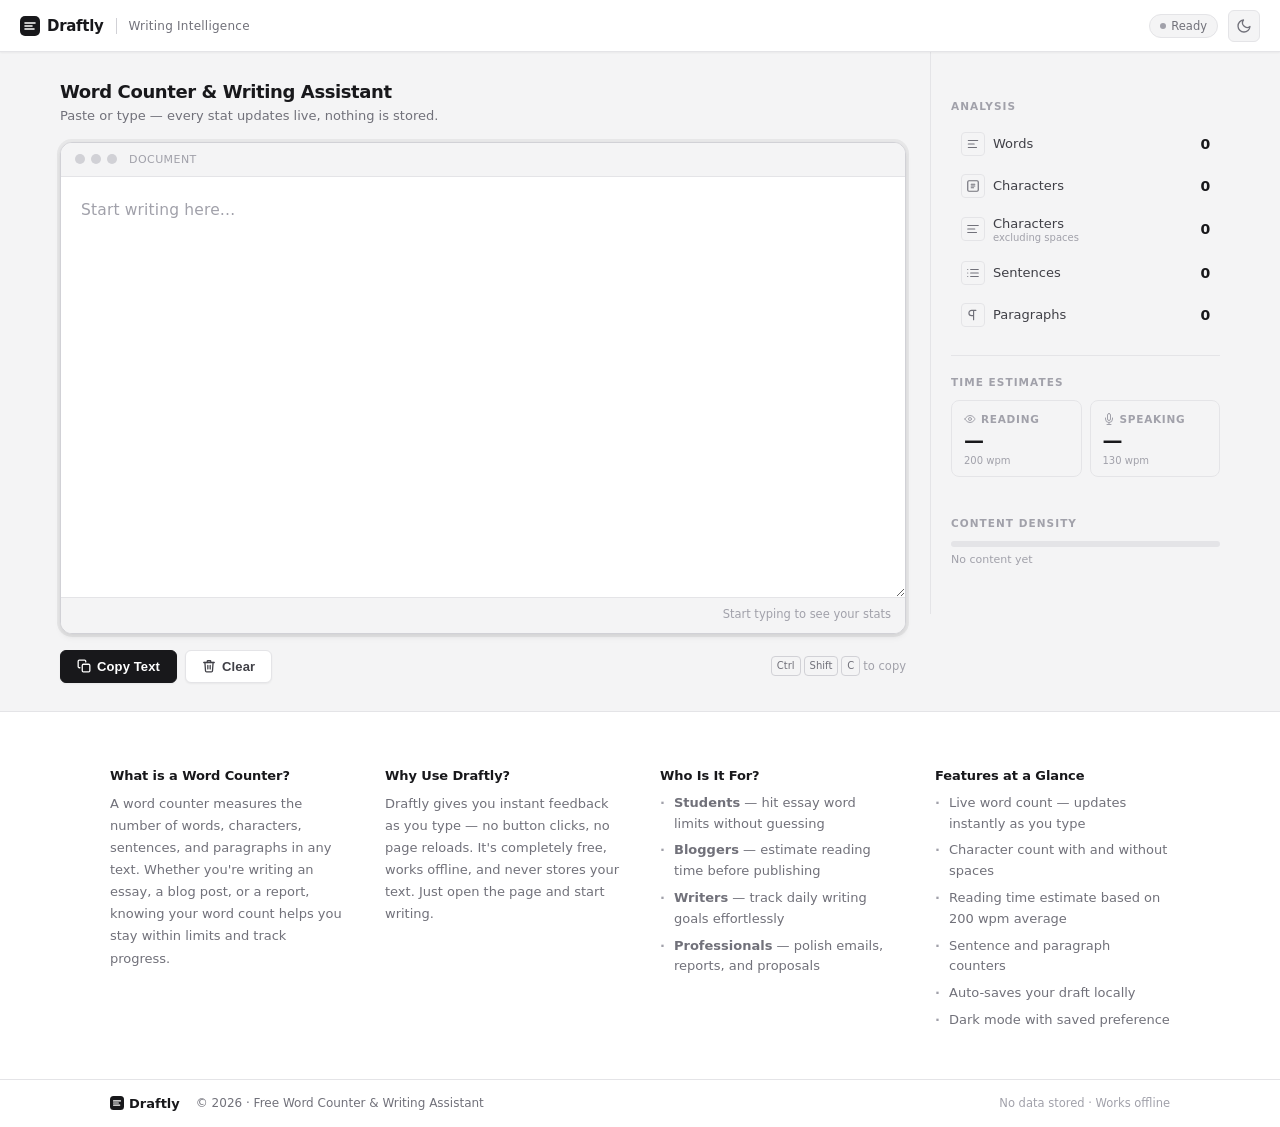
<file: index.html>
<!DOCTYPE html>
<html lang="en">
<head>
  <meta charset="UTF-8" />
  <meta name="viewport" content="width=device-width, initial-scale=1.0" />

  <!-- ── Primary SEO ───────────────────────────── -->
  <title>Free Word Counter & Writing Assistant — Draftly</title>
  <meta name="description" content="Free online word counter, character counter, and reading time calculator. Instant stats for writers, students, and bloggers. No sign-up. Works offline. — Draftly" />
  <meta name="keywords" content="word counter, character counter, reading time calculator, writing assistant, online word count, sentence counter, paragraph counter, free writing tool" />
  <meta name="author" content="Draftly" />
  <meta name="robots" content="index, follow" />
  <meta name="theme-color" content="#18181b" id="metaThemeColor" />

  <!-- ── Open Graph ────────────────────────────── -->
  <meta property="og:type"         content="website" />
  <meta property="og:url"          content="https://Draftly.app/" />
  <meta property="og:title"        content="Free Word Counter & Writing Assistant — Draftly" />
  <meta property="og:description"  content="Instant word count, character count, reading time, sentences, and paragraphs. A clean, distraction-free writing tool for everyone." />
  <meta property="og:image"        content="https://Draftly.app/og-image.png" />
  <meta property="og:image:width"  content="1200" />
  <meta property="og:image:height" content="630" />
  <meta property="og:site_name"    content="Draftly" />

  <!-- ── Twitter / X Card ─────────────────────── -->
  <meta name="twitter:card"        content="summary_large_image" />
  <meta name="twitter:site"        content="@draftlyapp" />
  <meta name="twitter:title"       content="Free Word Counter & Writing Assistant — Draftly" />
  <meta name="twitter:description" content="Instant word count, character count, reading time and more. Free, fast, no sign-up." />
  <meta name="twitter:image"       content="https://Draftly.app/og-image.png" />

  <!-- ── Canonical ────────────────────────────── -->
  <link rel="canonical" href="https://Draftly.app/" />

  <!-- ── Favicon ──────────────────────────────── -->
  <link rel="icon" type="image/x-icon" href="/favicon.ico" />
  <link rel="shortcut icon" type="image/x-icon" href="/favicon.ico" />
  <link rel="apple-touch-icon" href="favicon.ico" />

  <!-- ── PWA Manifest ─────────────────────────── -->
  <link rel="manifest" href="manifest.json" />

  <!-- ── Stylesheet ───────────────────────────── -->
  <link rel="stylesheet" href="style.css" />

  <!-- ── JSON-LD Structured Data ──────────────── -->
  <script type="application/ld+json">
  {
    "@context": "https://schema.org",
    "@type": "WebApplication",
    "name": "Draftly — Word Counter & Writing Assistant",
    "url": "https://Draftly.app/",
    "description": "Free online word counter, character counter, and reading time calculator for writers, students, and bloggers.",
    "applicationCategory": "UtilitiesApplication",
    "operatingSystem": "Any",
    "browserRequirements": "Requires JavaScript. Works in all modern browsers.",
    "offers": { "@type": "Offer", "price": "0", "priceCurrency": "USD" },
    "featureList": [
      "Live word count", "Character count with and without spaces",
      "Reading time estimate", "Sentence counter", "Paragraph counter",
      "Dark and light mode", "Copy and clear text", "Auto-save draft"
    ]
  }
  </script>
</head>

<body>

  <!-- Skip to main content -->
  <a href="#editor" class="skip-link">Skip to editor</a>

  <!-- ══════════════════════════════════════════
       HEADER
  ══════════════════════════════════════════ -->
  <header class="header" role="banner">
    <div class="header-left">
      <div class="logo" aria-label="Draftly">
        <svg class="logo-mark" width="20" height="20" viewBox="0 0 20 20" fill="none" aria-hidden="true">
          <rect width="20" height="20" rx="5" fill="currentColor"/>
          <path d="M5 7h10M5 10h7M5 13h9" stroke="#fff" stroke-width="1.6" stroke-linecap="round"/>
        </svg>
        <span class="logo-name">Draftly</span>
      </div>
      <span class="header-divider" aria-hidden="true"></span>
      <p class="header-tagline">Writing Intelligence</p>
    </div>

    <div class="header-right">
      <span class="status-badge" id="saveBadge" aria-live="polite">
        <span class="status-dot" aria-hidden="true"></span>
        <span id="saveLabel">Ready</span>
      </span>
      <button
        class="theme-btn"
        id="themeToggle"
        aria-label="Switch to dark mode"
        title="Toggle theme"
        type="button"
      >
        <!-- Sun icon (shown in dark mode) -->
        <svg class="icon-sun" width="16" height="16" viewBox="0 0 24 24" fill="none" stroke="currentColor" stroke-width="2" stroke-linecap="round" stroke-linejoin="round" aria-hidden="true"><circle cx="12" cy="12" r="5"/><line x1="12" y1="1" x2="12" y2="3"/><line x1="12" y1="21" x2="12" y2="23"/><line x1="4.22" y1="4.22" x2="5.64" y2="5.64"/><line x1="18.36" y1="18.36" x2="19.78" y2="19.78"/><line x1="1" y1="12" x2="3" y2="12"/><line x1="21" y1="12" x2="23" y2="12"/><line x1="4.22" y1="19.78" x2="5.64" y2="18.36"/><line x1="18.36" y1="5.64" x2="19.78" y2="4.22"/></svg>
        <!-- Moon icon (shown in light mode) -->
        <svg class="icon-moon" width="16" height="16" viewBox="0 0 24 24" fill="none" stroke="currentColor" stroke-width="2" stroke-linecap="round" stroke-linejoin="round" aria-hidden="true"><path d="M21 12.79A9 9 0 1 1 11.21 3 7 7 0 0 0 21 12.79z"/></svg>
      </button>
    </div>
  </header>

  <!-- ══════════════════════════════════════════
       APP SHELL
  ══════════════════════════════════════════ -->
  <div class="app-shell">

    <!-- ── WORKSPACE (left / main) ─────────────── -->
    <main class="workspace" id="main" role="main">

      <div class="workspace-header">
        <div>
          <h1 class="workspace-title">Word Counter &amp; Writing Assistant</h1>
          <p class="workspace-sub">Paste or type — every stat updates live, nothing is stored.</p>
        </div>
      </div>

      <!-- Editor -->
      <section class="editor-section" aria-label="Text editor">
        <label for="editor" class="sr-only">Your text</label>
        <div class="editor-frame" id="editorWrap">
          <div class="editor-toolbar" aria-hidden="true">
            <span class="toolbar-dot"></span>
            <span class="toolbar-dot"></span>
            <span class="toolbar-dot"></span>
            <span class="toolbar-label">Document</span>
          </div>
          <textarea
            id="editor"
            class="editor"
            placeholder="Start writing here…"
            spellcheck="true"
            autocorrect="on"
            aria-label="Writing area — type or paste your text here"
            aria-describedby="statsPanel"
          ></textarea>
          <div class="editor-footer-bar">
            <div class="typing-indicator" id="typingIndicator" aria-hidden="true">
              <span></span><span></span><span></span>
            </div>
            <span class="editor-hint" id="editorHint">Start typing to see your stats</span>
          </div>
        </div>
      </section>

      <!-- Actions -->
      <section class="action-bar" aria-label="Text actions">
        <div class="action-group">
          <button class="btn btn-primary" id="copyBtn" aria-label="Copy all text to clipboard" type="button">
            <svg width="14" height="14" viewBox="0 0 24 24" fill="none" stroke="currentColor" stroke-width="2.2" stroke-linecap="round" stroke-linejoin="round" aria-hidden="true" focusable="false"><rect x="9" y="9" width="13" height="13" rx="2"/><path d="M5 15H4a2 2 0 0 1-2-2V4a2 2 0 0 1 2-2h9a2 2 0 0 1 2 2v1"/></svg>
            Copy Text
          </button>
          <button class="btn btn-ghost" id="clearBtn" aria-label="Clear all text" type="button">
            <svg width="14" height="14" viewBox="0 0 24 24" fill="none" stroke="currentColor" stroke-width="2.2" stroke-linecap="round" stroke-linejoin="round" aria-hidden="true" focusable="false"><polyline points="3 6 5 6 21 6"/><path d="M19 6l-1 14a2 2 0 0 1-2 2H8a2 2 0 0 1-2-2L5 6"/><path d="M10 11v6M14 11v6M9 6V4a1 1 0 0 1 1-1h4a1 1 0 0 1 1 1v2"/></svg>
            Clear
          </button>
        </div>
        <p class="action-hint">
          <kbd>Ctrl</kbd><kbd>Shift</kbd><kbd>C</kbd> to copy
        </p>
      </section>

    </main>

    <!-- ── SIDEBAR (right / stats) ──────────────── -->
    <aside class="sidebar" id="statsPanel" aria-label="Text statistics">

      <div class="sidebar-grid">

      <div class="sidebar-section">
        <h2 class="sidebar-heading">Analysis</h2>
        <div class="stat-list" aria-live="polite" aria-atomic="false">

          <article class="stat-row" aria-label="Word count">
            <div class="stat-row-left">
              <span class="stat-icon" aria-hidden="true">
                <svg width="14" height="14" viewBox="0 0 24 24" fill="none" stroke="currentColor" stroke-width="2" stroke-linecap="round" stroke-linejoin="round"><path d="M4 6h16M4 12h10M4 18h14"/></svg>
              </span>
              <span class="stat-name">Words</span>
            </div>
            <span class="stat-val" id="wordCount">0</span>
          </article>

          <article class="stat-row" aria-label="Character count">
            <div class="stat-row-left">
              <span class="stat-icon" aria-hidden="true">
                <svg width="14" height="14" viewBox="0 0 24 24" fill="none" stroke="currentColor" stroke-width="2" stroke-linecap="round" stroke-linejoin="round"><rect x="3" y="3" width="18" height="18" rx="2"/><path d="M9 9h6M9 12h6M9 15h4"/></svg>
              </span>
              <span class="stat-name">Characters</span>
            </div>
            <span class="stat-val" id="charCount">0</span>
          </article>

          <article class="stat-row" aria-label="Characters without spaces">
            <div class="stat-row-left">
              <span class="stat-icon" aria-hidden="true">
                <svg width="14" height="14" viewBox="0 0 24 24" fill="none" stroke="currentColor" stroke-width="2" stroke-linecap="round" stroke-linejoin="round"><path d="M3 6h18M3 12h12M3 18h15"/></svg>
              </span>
              <span class="stat-name-wrap">
                <span class="stat-name">Characters</span>
                <span class="stat-sub">excluding spaces</span>
              </span>
            </div>
            <span class="stat-val" id="charNoSpaceCount">0</span>
          </article>

          <article class="stat-row" aria-label="Sentence count">
            <div class="stat-row-left">
              <span class="stat-icon" aria-hidden="true">
                <svg width="14" height="14" viewBox="0 0 24 24" fill="none" stroke="currentColor" stroke-width="2" stroke-linecap="round" stroke-linejoin="round"><path d="M8 6h13M8 12h13M8 18h13M3 6h.01M3 12h.01M3 18h.01"/></svg>
              </span>
              <span class="stat-name">Sentences</span>
            </div>
            <span class="stat-val" id="sentenceCount">0</span>
          </article>

          <article class="stat-row" aria-label="Paragraph count">
            <div class="stat-row-left">
              <span class="stat-icon" aria-hidden="true">
                <svg width="14" height="14" viewBox="0 0 24 24" fill="none" stroke="currentColor" stroke-width="2" stroke-linecap="round" stroke-linejoin="round"><path d="M13 4v16M17 4H9.5a4.5 4.5 0 0 0 0 9H13"/></svg>
              </span>
              <span class="stat-name">Paragraphs</span>
            </div>
            <span class="stat-val" id="paragraphCount">0</span>
          </article>

        </div>
      </div>

      <!-- Time cards -->
      <div class="sidebar-section">
        <h2 class="sidebar-heading">Time Estimates</h2>
        <div class="time-cards">
          <div class="time-card">
            <div class="time-card-header">
              <svg width="12" height="12" viewBox="0 0 24 24" fill="none" stroke="currentColor" stroke-width="2" stroke-linecap="round" stroke-linejoin="round" aria-hidden="true"><path d="M2 12s3-7 10-7 10 7 10 7-3 7-10 7-10-7-10-7z"/><circle cx="12" cy="12" r="3"/></svg>
              <span class="time-card-label">Reading</span>
            </div>
            <span class="time-card-value" id="readTime">—</span>
            <span class="time-card-sub">200 wpm</span>
          </div>
          <div class="time-card">
            <div class="time-card-header">
              <svg width="12" height="12" viewBox="0 0 24 24" fill="none" stroke="currentColor" stroke-width="2" stroke-linecap="round" stroke-linejoin="round" aria-hidden="true"><path d="M12 1a3 3 0 0 0-3 3v8a3 3 0 0 0 6 0V4a3 3 0 0 0-3-3z"/><path d="M19 10v2a7 7 0 0 1-14 0v-2"/><line x1="12" y1="19" x2="12" y2="23"/><line x1="8" y1="23" x2="16" y2="23"/></svg>
              <span class="time-card-label">Speaking</span>
            </div>
            <span class="time-card-value" id="speakTime">—</span>
            <span class="time-card-sub">130 wpm</span>
          </div>
        </div>
      </div>

      </div><!-- /.sidebar-grid -->

      <!-- Density bar -->
      <div class="sidebar-section">
        <h2 class="sidebar-heading">Content Density</h2>
        <div class="density-bar-wrap" aria-label="Word density indicator">
          <div class="density-bar" id="densityBar"></div>
        </div>
        <p class="density-label" id="densityLabel">No content yet</p>
      </div>

    </aside>

  </div><!-- /.app-shell -->

  <!-- ══════════════════════════════════════════
       SEO CONTENT SECTION
  ══════════════════════════════════════════ -->
  <section class="seo-section" aria-label="About Draftly">
    <div class="seo-inner">

      <article class="seo-block">
        <h2>What is a Word Counter?</h2>
        <p>A word counter measures the number of words, characters, sentences, and paragraphs in any text. Whether you're writing an essay, a blog post, or a report, knowing your word count helps you stay within limits and track progress.</p>
      </article>

      <article class="seo-block">
        <h2>Why Use Draftly?</h2>
        <p>Draftly gives you instant feedback as you type — no button clicks, no page reloads. It's completely free, works offline, and never stores your text. Just open the page and start writing.</p>
      </article>

      <article class="seo-block">
        <h2>Who Is It For?</h2>
        <ul class="seo-list">
          <li><strong>Students</strong> — hit essay word limits without guessing</li>
          <li><strong>Bloggers</strong> — estimate reading time before publishing</li>
          <li><strong>Writers</strong> — track daily writing goals effortlessly</li>
          <li><strong>Professionals</strong> — polish emails, reports, and proposals</li>
        </ul>
      </article>

      <article class="seo-block">
        <h2>Features at a Glance</h2>
        <ul class="seo-list">
          <li>Live word count — updates instantly as you type</li>
          <li>Character count with and without spaces</li>
          <li>Reading time estimate based on 200 wpm average</li>
          <li>Sentence and paragraph counters</li>
          <li>Auto-saves your draft locally</li>
          <li>Dark mode with saved preference</li>
        </ul>
      </article>

    </div>
  </section>

  <!-- TOAST -->
  <div class="toast" id="toast" role="status" aria-live="polite" aria-atomic="true"></div>

  <!-- FOOTER -->
  <footer class="footer" role="contentinfo">
    <div class="footer-inner">
      <span class="footer-logo">
        <svg width="14" height="14" viewBox="0 0 20 20" fill="none" aria-hidden="true"><rect width="20" height="20" rx="5" fill="currentColor"/><path d="M5 7h10M5 10h7M5 13h9" stroke="#fff" stroke-width="1.6" stroke-linecap="round"/></svg>
        Draftly
      </span>
      <span class="footer-copy">© <span id="year"></span> · Free Word Counter &amp; Writing Assistant</span>
      <span class="footer-note">No data stored · Works offline</span>
    </div>
  </footer>

  <script src="script.js"></script>
</body>
</html>
</file>
<file: style.css>
/* =============================================
   DESIGN TOKENS
   ============================================= */
:root {
  /* Neutral slate palette — no purple, no gradients */
  --bg:            #f4f4f5;
  --bg-2:          #fafafa;
  --surface:       #ffffff;
  --surface-2:     #f4f4f5;
  --surface-3:     #e4e4e7;
  --border:        #e4e4e7;
  --border-strong: #d1d1d6;
  --text:          #18181b;
  --text-2:        #3f3f46;
  --text-muted:    #71717a;
  --text-faint:    #a1a1aa;

  /* Accent — a single controlled ink tone */
  --accent:        #18181b;
  --accent-inv:    #ffffff;
  --accent-soft:   rgba(24, 24, 27, 0.06);

  /* Semantic */
  --success:       #16a34a;
  --danger:        #dc2626;
  --danger-soft:   rgba(220, 38, 38, 0.07);
  --warn:          #d97706;

  /* Shadows — subtle, not dramatic */
  --shadow-xs:  0 1px 2px rgba(0,0,0,0.05);
  --shadow-sm:  0 1px 3px rgba(0,0,0,0.08), 0 1px 2px rgba(0,0,0,0.04);
  --shadow-md:  0 4px 6px rgba(0,0,0,0.05), 0 2px 4px rgba(0,0,0,0.04);
  --shadow-lg:  0 10px 15px rgba(0,0,0,0.07), 0 4px 6px rgba(0,0,0,0.04);

  /* Geometry */
  --radius-xs:  4px;
  --radius-sm:  6px;
  --radius:     8px;
  --radius-lg:  12px;

  /* Motion */
  --ease:       cubic-bezier(0.16, 1, 0.3, 1);
  --t-fast:     0.12s ease;
  --t-base:     0.2s ease;
  --t-slow:     0.3s ease;

  /* Layout */
  --sidebar-w:  260px;
  --header-h:   52px;
}

[data-theme="dark"] {
  --bg:            #0f0f10;
  --bg-2:          #111113;
  --surface:       #18181b;
  --surface-2:     #1c1c1f;
  --surface-3:     #27272a;
  --border:        #27272a;
  --border-strong: #3f3f46;
  --text:          #fafafa;
  --text-2:        #e4e4e7;
  --text-muted:    #71717a;
  --text-faint:    #52525b;

  --accent:        #fafafa;
  --accent-inv:    #18181b;
  --accent-soft:   rgba(250, 250, 250, 0.06);

  --success:       #22c55e;
  --danger:        #f87171;
  --danger-soft:   rgba(248, 113, 113, 0.08);
  --warn:          #fbbf24;

  --shadow-xs:  0 1px 2px rgba(0,0,0,0.3);
  --shadow-sm:  0 1px 3px rgba(0,0,0,0.4), 0 1px 2px rgba(0,0,0,0.3);
  --shadow-md:  0 4px 6px rgba(0,0,0,0.35), 0 2px 4px rgba(0,0,0,0.25);
  --shadow-lg:  0 10px 15px rgba(0,0,0,0.4), 0 4px 6px rgba(0,0,0,0.3);
}

/* =============================================
   RESET
   ============================================= */
*, *::before, *::after { box-sizing: border-box; margin: 0; padding: 0; }
html { scroll-behavior: smooth; font-size: 16px; }

body {
  font-family: -apple-system, BlinkMacSystemFont, 'Inter', 'Segoe UI', system-ui, sans-serif;
  background: var(--bg);
  color: var(--text);
  min-height: 100vh;
  display: flex;
  flex-direction: column;
  -webkit-font-smoothing: antialiased;
  -moz-osx-font-smoothing: grayscale;
  transition: background var(--t-slow), color var(--t-slow);
}

/* ── Utilities ─────────────────────────────── */
.sr-only {
  position: absolute; width: 1px; height: 1px;
  padding: 0; margin: -1px; overflow: hidden;
  clip: rect(0,0,0,0); white-space: nowrap; border: 0;
}

.skip-link {
  position: absolute; top: -100%; left: 16px;
  background: var(--accent); color: var(--accent-inv);
  padding: 8px 16px; border-radius: var(--radius-sm);
  font-size: 13px; font-weight: 600; text-decoration: none;
  z-index: 9999; transition: top var(--t-fast);
}
.skip-link:focus { top: 8px; }

:focus-visible {
  outline: 2px solid var(--accent);
  outline-offset: 2px;
  border-radius: var(--radius-xs);
}
:focus:not(:focus-visible) { outline: none; }

@media (prefers-reduced-motion: reduce) {
  *, *::before, *::after {
    animation-duration: 0.01ms !important;
    transition-duration: 0.01ms !important;
  }
}

/* =============================================
   HEADER
   ============================================= */
.header {
  height: var(--header-h);
  display: flex;
  align-items: center;
  justify-content: space-between;
  padding: 0 20px;
  background: var(--surface);
  border-bottom: 1px solid var(--border);
  position: sticky;
  top: 0;
  z-index: 200;
  transition: background var(--t-slow), border-color var(--t-slow);
  box-shadow: var(--shadow-xs);
}

.header-left {
  display: flex;
  align-items: center;
  gap: 12px;
}

.logo {
  display: flex;
  align-items: center;
  gap: 7px;
  text-decoration: none;
  color: var(--text);
}

.logo-mark {
  color: var(--text);
  flex-shrink: 0;
  transition: color var(--t-slow);
}

.logo-name {
  font-size: 15px;
  font-weight: 700;
  letter-spacing: -0.3px;
  color: var(--text);
  transition: color var(--t-slow);
}

.header-divider {
  width: 1px;
  height: 16px;
  background: var(--border-strong);
  flex-shrink: 0;
}

.header-tagline {
  font-size: 12px;
  font-weight: 500;
  color: var(--text-muted);
  letter-spacing: 0.02em;
  transition: color var(--t-slow);
}

.header-right {
  display: flex;
  align-items: center;
  gap: 10px;
}

/* Status badge */
.status-badge {
  display: inline-flex;
  align-items: center;
  gap: 5px;
  padding: 4px 10px;
  background: var(--surface-2);
  border: 1px solid var(--border);
  border-radius: 100px;
  font-size: 11.5px;
  font-weight: 500;
  color: var(--text-muted);
  transition: background var(--t-slow), border-color var(--t-slow), color var(--t-base);
  white-space: nowrap;
}

.status-dot {
  width: 6px;
  height: 6px;
  border-radius: 50%;
  background: var(--text-faint);
  transition: background var(--t-base);
  flex-shrink: 0;
}

.status-badge.saved .status-dot  { background: var(--success); }
.status-badge.saved              { color: var(--success); }
.status-badge.saving .status-dot { background: var(--warn); }
.status-badge.saving             { color: var(--warn); }

/* Theme toggle button */
.theme-btn {
  width: 32px;
  height: 32px;
  display: flex;
  align-items: center;
  justify-content: center;
  background: var(--surface-2);
  border: 1px solid var(--border);
  border-radius: var(--radius-sm);
  cursor: pointer;
  color: var(--text-muted);
  transition: background var(--t-base), color var(--t-base),
              border-color var(--t-base), transform var(--t-fast);
}
.theme-btn:hover {
  background: var(--surface-3);
  color: var(--text);
  border-color: var(--border-strong);
}
.theme-btn:active { transform: scale(0.93); }

/* Show/hide sun vs moon based on theme */
.icon-sun  { display: none; }
.icon-moon { display: block; }
[data-theme="dark"] .icon-sun  { display: block; }
[data-theme="dark"] .icon-moon { display: none; }

/* =============================================
   APP SHELL — two-column dashboard grid
   ============================================= */
.app-shell {
  flex: 1;
  display: grid;
  grid-template-columns: 1fr var(--sidebar-w);
  grid-template-rows: 1fr;
  max-width: 1100px;
  width: 100%;
  margin: 0 auto;
  padding: 0 20px;
  gap: 0;
  align-items: start;
}

/* =============================================
   WORKSPACE (main / left column)
   ============================================= */
.workspace {
  padding: 28px 24px 28px 0;
  display: flex;
  flex-direction: column;
  gap: 16px;
  min-width: 0; /* prevent grid blowout */
}

.workspace-header {
  display: flex;
  align-items: flex-start;
  justify-content: space-between;
  gap: 16px;
}

.workspace-title {
  font-size: 18px;
  font-weight: 700;
  letter-spacing: -0.4px;
  color: var(--text);
  line-height: 1.3;
  transition: color var(--t-slow);
}

.workspace-sub {
  margin-top: 3px;
  font-size: 13px;
  color: var(--text-muted);
  line-height: 1.5;
  transition: color var(--t-slow);
}

/* ── Editor frame ──────────────────────────── */
.editor-frame {
  background: var(--surface);
  border: 1px solid var(--border);
  border-radius: var(--radius-lg);
  box-shadow: var(--shadow-sm);
  overflow: hidden;
  transition: border-color var(--t-base), box-shadow var(--t-base),
              background var(--t-slow);
}

.editor-frame:focus-within {
  border-color: var(--border-strong);
  box-shadow: var(--shadow-md), 0 0 0 3px var(--accent-soft);
}

/* Fake window chrome bar */
.editor-toolbar {
  display: flex;
  align-items: center;
  gap: 6px;
  padding: 10px 14px;
  border-bottom: 1px solid var(--border);
  background: var(--surface-2);
  transition: background var(--t-slow), border-color var(--t-slow);
}

.toolbar-dot {
  width: 10px;
  height: 10px;
  border-radius: 50%;
  background: var(--border-strong);
  flex-shrink: 0;
}

.toolbar-label {
  margin-left: 6px;
  font-size: 11px;
  font-weight: 500;
  color: var(--text-faint);
  letter-spacing: 0.04em;
  text-transform: uppercase;
  transition: color var(--t-slow);
}

.editor {
  width: 100%;
  height: 420px;
  max-height: 60vh;
  padding: 20px 20px 12px;
  font-size: 15.5px;
  line-height: 1.8;
  color: var(--text);
  background: transparent;
  border: none;
  outline: none;
  resize: vertical;
  font-family: inherit;
  letter-spacing: 0.01em;
  transition: color var(--t-slow);
  overflow-y: auto;
  display: block;
}

.editor::placeholder {
  color: var(--text-faint);
}

/* Editor bottom bar */
.editor-footer-bar {
  display: flex;
  align-items: center;
  justify-content: space-between;
  padding: 8px 14px 10px;
  border-top: 1px solid var(--border);
  background: var(--surface-2);
  min-height: 36px;
  transition: background var(--t-slow), border-color var(--t-slow);
}

.editor-hint {
  font-size: 11.5px;
  color: var(--text-faint);
  transition: color var(--t-slow);
}

/* Typing indicator */
.typing-indicator {
  display: flex;
  gap: 3px;
  opacity: 0;
  transition: opacity var(--t-base);
}
.typing-indicator.active { opacity: 1; }
.typing-indicator span {
  width: 4px; height: 4px;
  border-radius: 50%;
  background: var(--text-muted);
  animation: ti-bounce 1.1s infinite ease-in-out;
}
.typing-indicator span:nth-child(2) { animation-delay: 0.18s; }
.typing-indicator span:nth-child(3) { animation-delay: 0.36s; }

@keyframes ti-bounce {
  0%, 80%, 100% { transform: translateY(0); opacity: 0.35; }
  40%            { transform: translateY(-4px); opacity: 1; }
}

/* ── Action bar ────────────────────────────── */
.action-bar {
  display: flex;
  align-items: center;
  justify-content: space-between;
  gap: 12px;
  flex-wrap: wrap;
}

.action-group {
  display: flex;
  gap: 8px;
}

.action-hint {
  font-size: 11.5px;
  color: var(--text-faint);
  display: flex;
  align-items: center;
  gap: 3px;
  transition: color var(--t-slow);
}

kbd {
  display: inline-flex;
  align-items: center;
  justify-content: center;
  padding: 1px 5px;
  background: var(--surface-2);
  border: 1px solid var(--border-strong);
  border-radius: var(--radius-xs);
  font-size: 10px;
  font-family: inherit;
  color: var(--text-muted);
  line-height: 1.6;
  transition: background var(--t-slow), border-color var(--t-slow);
}

/* ── Buttons ───────────────────────────────── */
.btn {
  display: inline-flex;
  align-items: center;
  gap: 6px;
  padding: 8px 16px;
  border-radius: var(--radius-sm);
  font-size: 13px;
  font-weight: 600;
  cursor: pointer;
  border: 1px solid transparent;
  letter-spacing: 0.01em;
  transition: background var(--t-fast), color var(--t-fast),
              border-color var(--t-fast), box-shadow var(--t-fast),
              transform var(--t-fast);
  white-space: nowrap;
}
.btn:active { transform: scale(0.96); }

.btn-primary {
  background: var(--accent);
  color: var(--accent-inv);
  border-color: var(--accent);
  box-shadow: var(--shadow-xs);
}
.btn-primary:hover {
  opacity: 0.88;
  box-shadow: var(--shadow-sm);
}

.btn-ghost {
  background: var(--surface);
  color: var(--text-2);
  border-color: var(--border);
  box-shadow: var(--shadow-xs);
}
.btn-ghost:hover {
  background: var(--danger-soft);
  color: var(--danger);
  border-color: var(--danger);
}

/* =============================================
   SIDEBAR
   ============================================= */
.sidebar {
  padding: 28px 0 28px 20px;
  border-left: 1px solid var(--border);
  display: flex;
  flex-direction: column;
  gap: 0;
  position: sticky;
  top: var(--header-h);
  max-height: calc(100vh - var(--header-h));
  overflow-y: auto;
  transition: border-color var(--t-slow);
  scrollbar-width: none;
}
.sidebar::-webkit-scrollbar { display: none; }

/* On desktop sidebar-grid is invisible — children flow as normal flex items */
.sidebar-grid {
  display: contents;
}

.sidebar-section {
  padding: 20px 0;
  border-bottom: 1px solid var(--border);
  transition: border-color var(--t-slow);
}
.sidebar-section:last-child { border-bottom: none; }

.sidebar-heading {
  font-size: 10.5px;
  font-weight: 600;
  text-transform: uppercase;
  letter-spacing: 0.1em;
  color: var(--text-faint);
  margin-bottom: 12px;
  transition: color var(--t-slow);
}

/* ── Stat rows ─────────────────────────────── */
.stat-list {
  display: flex;
  flex-direction: column;
  gap: 2px;
}

.stat-row {
  display: flex;
  align-items: center;
  justify-content: space-between;
  padding: 8px 10px;
  border-radius: var(--radius-sm);
  transition: background var(--t-fast);
  cursor: default;
}
.stat-row:hover { background: var(--surface-2); }

.stat-row-left {
  display: flex;
  align-items: center;
  gap: 8px;
}

.stat-icon {
  width: 24px;
  height: 24px;
  display: flex;
  align-items: center;
  justify-content: center;
  background: var(--surface-2);
  border: 1px solid var(--border);
  border-radius: var(--radius-xs);
  color: var(--text-muted);
  flex-shrink: 0;
  transition: background var(--t-slow), border-color var(--t-slow), color var(--t-slow);
}

.stat-name-wrap {
  display: flex;
  flex-direction: column;
  gap: 1px;
}

.stat-name {
  font-size: 13px;
  font-weight: 500;
  color: var(--text-2);
  transition: color var(--t-slow);
  line-height: 1.2;
}

.stat-sub {
  font-size: 10px;
  color: var(--text-faint);
  transition: color var(--t-slow);
  line-height: 1;
}

.stat-val {
  font-size: 14px;
  font-weight: 700;
  color: var(--text);
  letter-spacing: -0.3px;
  font-variant-numeric: tabular-nums;
  transition: color var(--t-slow);
  min-width: 28px;
  text-align: right;
}

/* Flash on update */
.stat-val.flash {
  animation: val-flash 0.3s var(--ease);
}
@keyframes val-flash {
  0%   { color: var(--accent); }
  100% { color: var(--text); }
}

/* ── Time cards (Reading + Speaking) ──────── */
.time-cards {
  display: grid;
  grid-template-columns: 1fr 1fr;
  gap: 8px;
}

.time-card {
  background: var(--surface-2);
  border: 1px solid var(--border);
  border-radius: var(--radius);
  padding: 12px 12px 10px;
  display: flex;
  flex-direction: column;
  gap: 4px;
  transition: background var(--t-slow), border-color var(--t-base), box-shadow var(--t-base);
}
.time-card:hover {
  border-color: var(--border-strong);
  box-shadow: var(--shadow-sm);
}

.time-card-header {
  display: flex;
  align-items: center;
  gap: 5px;
  color: var(--text-faint);
  transition: color var(--t-slow);
}

.time-card-label {
  font-size: 10.5px;
  font-weight: 600;
  text-transform: uppercase;
  letter-spacing: 0.07em;
  color: var(--text-faint);
  transition: color var(--t-slow);
}

.time-card-value {
  font-size: 20px;
  font-weight: 800;
  letter-spacing: -0.6px;
  color: var(--text);
  line-height: 1.1;
  font-variant-numeric: tabular-nums;
  transition: color var(--t-slow);
}

.time-card-sub {
  font-size: 10px;
  color: var(--text-faint);
  transition: color var(--t-slow);
}

/* ── Density bar ───────────────────────────── */
.density-bar-wrap {
  height: 6px;
  background: var(--surface-3);
  border-radius: 100px;
  overflow: hidden;
  margin-bottom: 6px;
  transition: background var(--t-slow);
}

.density-bar {
  height: 100%;
  width: 0%;
  background: var(--text);
  border-radius: 100px;
  transition: width 0.4s var(--ease), background var(--t-slow);
}

.density-label {
  font-size: 11px;
  color: var(--text-faint);
  transition: color var(--t-slow);
}

/* =============================================
   TOAST
   ============================================= */
.toast {
  position: fixed;
  bottom: 24px;
  right: 24px;
  background: var(--text);
  color: var(--bg);
  padding: 10px 16px;
  border-radius: var(--radius-sm);
  font-size: 13px;
  font-weight: 500;
  opacity: 0;
  pointer-events: none;
  transform: translateY(8px);
  transition: opacity var(--t-base), transform var(--t-base);
  box-shadow: var(--shadow-lg);
  z-index: 999;
  white-space: nowrap;
}
.toast.show {
  opacity: 1;
  transform: translateY(0);
}

/* =============================================
   SEO SECTION
   ============================================= */
.seo-section {
  background: var(--surface);
  border-top: 1px solid var(--border);
  transition: background var(--t-slow), border-color var(--t-slow);
}

.seo-inner {
  max-width: 1100px;
  margin: 0 auto;
  padding: 56px 20px 48px;
  display: grid;
  grid-template-columns: repeat(4, 1fr);
  gap: 32px 40px;
}

.seo-block h2 {
  font-size: 13px;
  font-weight: 700;
  color: var(--text);
  margin-bottom: 10px;
  letter-spacing: -0.1px;
  transition: color var(--t-slow);
}

.seo-block p {
  font-size: 13px;
  line-height: 1.7;
  color: var(--text-muted);
  transition: color var(--t-slow);
}

.seo-list {
  list-style: none;
  display: flex;
  flex-direction: column;
  gap: 6px;
}

.seo-list li {
  font-size: 13px;
  line-height: 1.6;
  color: var(--text-muted);
  padding-left: 14px;
  position: relative;
  transition: color var(--t-slow);
}
.seo-list li::before {
  content: '·';
  position: absolute;
  left: 0;
  color: var(--text-faint);
  font-weight: 700;
}

/* =============================================
   FOOTER
   ============================================= */
.footer {
  border-top: 1px solid var(--border);
  background: var(--surface);
  transition: background var(--t-slow), border-color var(--t-slow);
}

.footer-inner {
  max-width: 1100px;
  margin: 0 auto;
  padding: 16px 20px;
  display: flex;
  align-items: center;
  gap: 16px;
  flex-wrap: wrap;
}

.footer-logo {
  display: flex;
  align-items: center;
  gap: 5px;
  font-size: 13px;
  font-weight: 700;
  color: var(--text);
  transition: color var(--t-slow);
}

.footer-copy {
  font-size: 12px;
  color: var(--text-muted);
  transition: color var(--t-slow);
}

.footer-note {
  margin-left: auto;
  font-size: 11.5px;
  color: var(--text-faint);
  transition: color var(--t-slow);
}

/* =============================================
   RESPONSIVE — Large desktop (≥ 1280px)
   ============================================= */
@media (min-width: 1280px) {
  :root { --sidebar-w: 290px; }
  .app-shell { max-width: 1200px; }
}

/* =============================================
   RESPONSIVE — Tablet (≤ 1024px)
   ============================================= */
@media (max-width: 1024px) {
  :root { --sidebar-w: 220px; }
  .app-shell { padding: 0 16px; }
  .seo-inner { grid-template-columns: repeat(2, 1fr); gap: 28px 32px; }
}

/* =============================================
   RESPONSIVE — Mobile (≤ 768px)
   Everything stacks into one column, no side-by-side grids
   ============================================= */
@media (max-width: 768px) {

  /* Kill horizontal scroll globally */
  html, body { overflow-x: hidden; max-width: 100%; }

  /* Single column, full width */
  .app-shell {
    grid-template-columns: 1fr;
    padding: 0 16px;
    width: 100%;
  }

  .workspace {
    padding: 18px 0 0;
    gap: 14px;
    width: 100%;
    min-width: 0;
  }

  /* Sidebar resets — pure vertical stack */
  .sidebar {
    position: static;
    max-height: none;
    border-left: none;
    border-top: 1px solid var(--border);
    padding: 0 0 24px;
    overflow: visible;
    display: flex;
    flex-direction: column;
    width: 100%;
  }

  /* sidebar-grid: single column on mobile, no 2-col */
  .sidebar-grid {
    display: flex;
    flex-direction: column;
    width: 100%;
  }

  .sidebar-section {
    padding: 16px 0;
    border-bottom: 1px solid var(--border);
    width: 100%;
  }
  .sidebar-section:last-child { border-bottom: none; }

  /* Stat list: single column */
  .stat-list {
    display: flex;
    flex-direction: column;
    gap: 2px;
    width: 100%;
  }

  .stat-row { width: 100%; padding: 9px 8px; }

  /* Time cards: 2 equal columns */
  .time-cards {
    display: grid;
    grid-template-columns: 1fr 1fr;
    gap: 8px;
    width: 100%;
  }

  /* Editor */
  .editor {
    height: 260px;
    max-height: 40vh;
    font-size: 15px;
    padding: 16px 16px 10px;
    resize: none;
  }

  /* Buttons: full width row */
  .action-hint { display: none; }
  .action-group { width: 100%; gap: 8px; }
  .btn {
    flex: 1;
    justify-content: center;
    padding: 12px 10px;
    font-size: 14px;
  }

  /* SEO: single column, no overflow */
  .seo-section { overflow: hidden; }
  .seo-inner {
    grid-template-columns: 1fr;
    padding: 32px 20px 28px;
    gap: 22px;
    width: 100%;
    box-sizing: border-box;
  }
  .seo-block p, .seo-list li {
    word-break: break-word;
    overflow-wrap: break-word;
  }

  /* Header */
  .header-tagline { display: none; }
  .header-divider { display: none; }

  /* Footer */
  .footer-note { display: none; }
  .footer-inner { padding: 14px 16px; }
}

/* =============================================
   RESPONSIVE — Small phones (≤ 420px)
   ============================================= */
@media (max-width: 420px) {
  :root { --header-h: 48px; }

  .app-shell { padding: 0 12px; }
  .header    { padding: 0 12px; }

  .logo-name    { font-size: 14px; }
  .status-badge { padding: 3px 8px; font-size: 10.5px; }

  .workspace-title { font-size: 15px; }
  .workspace-sub   { font-size: 12px; }

  .editor {
    height: 220px;
    max-height: 36vh;
    font-size: 14.5px;
    padding: 14px 12px 10px;
  }
  .editor-toolbar { padding: 8px 12px; }
  .toolbar-dot    { width: 8px; height: 8px; }
  .editor-hint    { font-size: 10.5px; }

  .stat-icon  { width: 20px; height: 20px; }
  .stat-name  { font-size: 12.5px; }
  .stat-val   { font-size: 13px; }
  .stat-sub   { font-size: 9px; }

  .time-card       { padding: 10px 10px 8px; }
  .time-card-value { font-size: 16px; }
  .time-card-label { font-size: 9.5px; }

  .btn { padding: 11px 10px; font-size: 13px; }

  .seo-inner    { padding: 24px 20px 20px; gap: 18px; }
  .seo-block h2 { font-size: 13px; }
  .seo-block p, .seo-list li { font-size: 12px; }

  .footer-inner { padding: 12px; gap: 8px; }
  .footer-copy  { font-size: 11px; }
}
</file>
